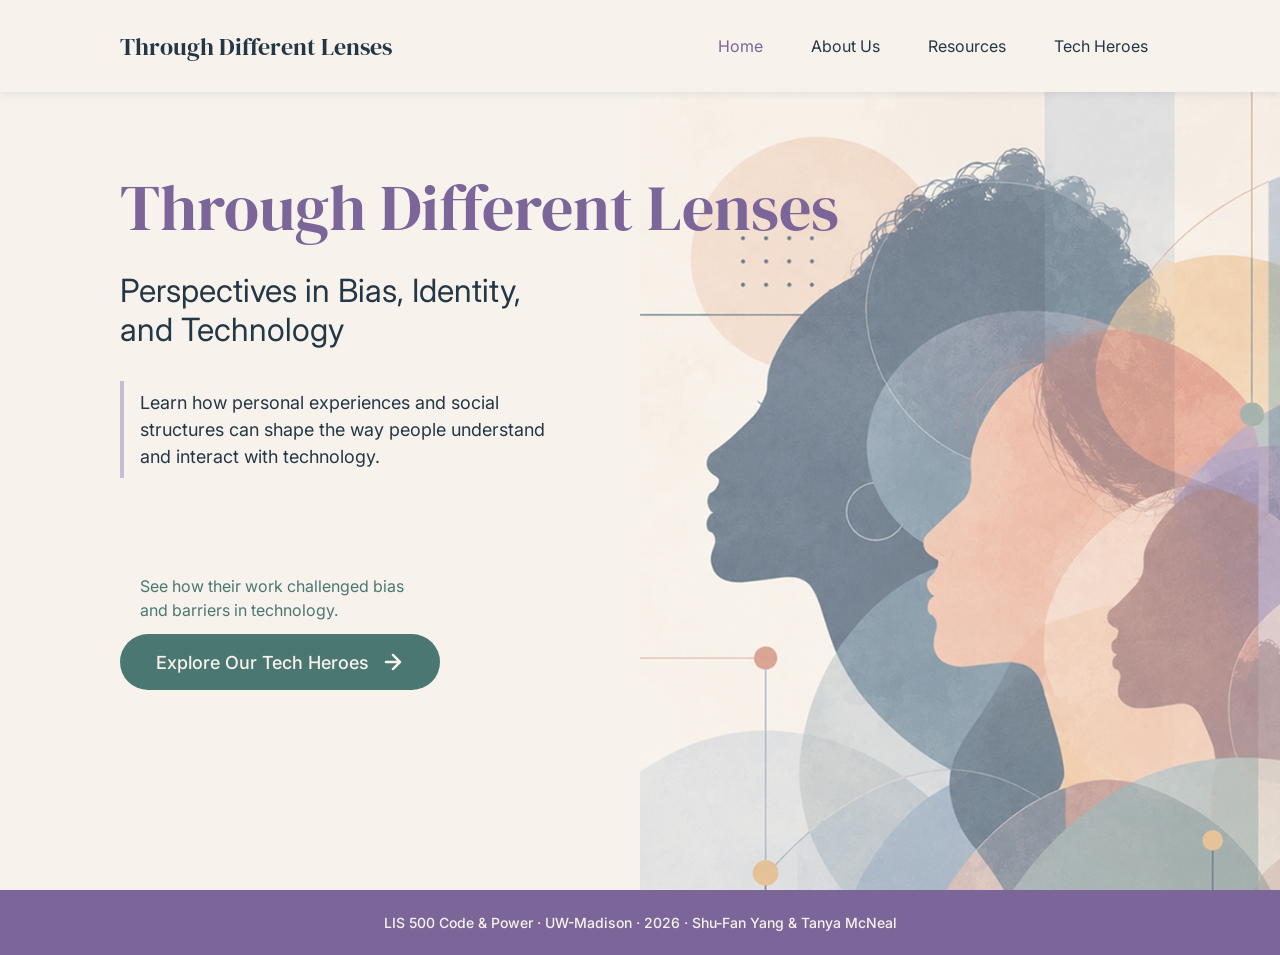
<file: index.html>
<!DOCTYPE html>
<html lang="en">
<head>
    <meta charset="UTF-8">
    <meta name="viewport" content="width=device-width, initial-scale=1.0">
    <title>Through Different Lenses</title>

    <!-- Load Google Fonts before the stylesheet to keep typography consistent on the page. SY -->
    <link rel="preconnect" href="https://fonts.googleapis.com">
    <link rel="preconnect" href="https://fonts.gstatic.com" crossorigin>
    <link href="https://fonts.googleapis.com/css2?family=DM+Serif+Display&family=Inter:ital,opsz,wght@0,14..32,100..900;1,14..32,100..900&display=swap" rel="stylesheet">

    <link rel="stylesheet" href="stylepage.css">
</head>
<body>
    <!-- Shared header used on all pages. The site name and navigation are kept as two separate groups so Flexbox can place them on the left and right sides of the header. SY -->
    <header>
        <a href="index.html" class="site_name">Through Different Lenses</a>
        <nav>
            <a href="index.html" class="nav_tab active_tab">Home</a>
            <a href="about_us.html" class="nav_tab">About Us</a>
            <a href="resources.html" class="nav_tab">Resources</a>
            <a href="tech_heroes.html" class="nav_tab">Tech Heroes</a>
        </nav>
    </header>

    <section class="home">
        <!-- Group the main text and CTA together so they can stay aligned as one content block. SY -->
        <div class="home_intro">
            <!-- Introduce the website's main theme when users first enter the page. SY -->
            <h1 class="home_title">Through Different Lenses</h1>
            <h2 class="home_subtitle">Perspectives in Bias, Identity,<br> and Technology</h2>
            <p class="home_description">
                Learn how personal experiences and social<br> structures can shape the way people understand<br> and interact with technology.
            </p>

            <!-- Use a CTA to guide users to the Tech Heroes page. SY -->
            <p class="home_cta">
                See how their work challenged bias and barriers in technology.
            </p>
            <a href="tech_heroes.html" class="home_button">
                Explore Our Tech Heroes
                <img src="images/home_arrow.png" alt="Right arrow icon">
            </a>
        </div>

        <!-- Use the banner to visually support the themes. SY -->
        <img src="images/home_banner.png" alt="Abstract overlapping faces and shapes representing different perspectives" class="home_banner">
    </section>

    <!-- Shared footer used on all pages. SY -->
    <footer>
        <p>
            LIS 500 Code & Power · UW-Madison · 2026 · Shu-Fan Yang & Tanya McNeal
        </p>
    </footer>
</body>
</html>
</file>
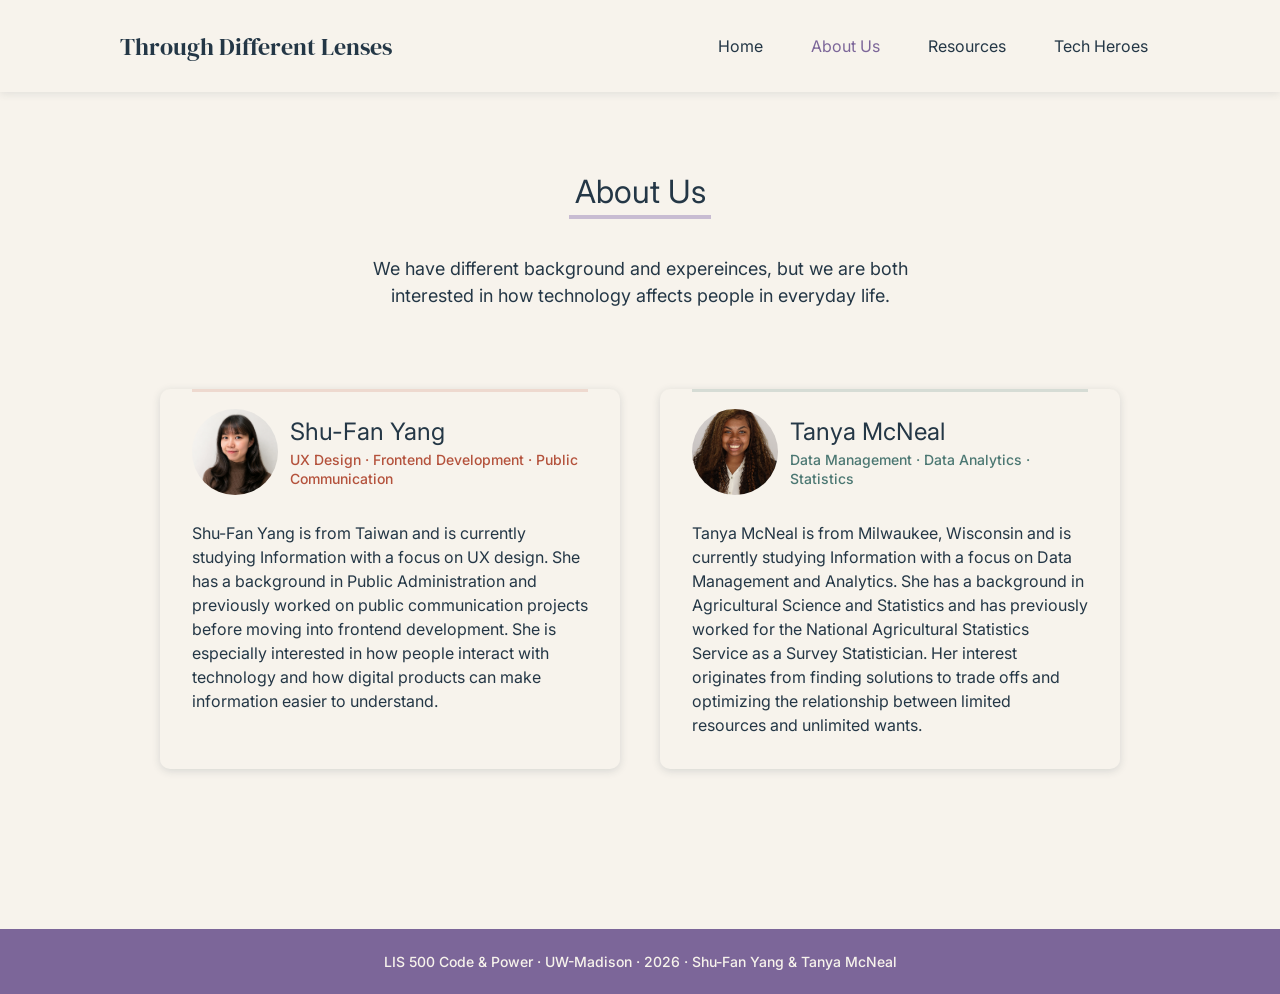
<file: about_us.html>
<!DOCTYPE html>
<html lang="en">
<head>
    <meta charset="UTF-8">
    <meta name="viewport" content="width=device-width, initial-scale=1.0">
    <title>About Us | Through Different Lenses</title>

    <!-- Load Google Fonts before the stylesheet to keep typography consistent on the page. SY -->
    <link rel="preconnect" href="https://fonts.googleapis.com">
    <link rel="preconnect" href="https://fonts.gstatic.com" crossorigin>
    <link href="https://fonts.googleapis.com/css2?family=DM+Serif+Display&family=Inter:ital,opsz,wght@0,14..32,100..900;1,14..32,100..900&display=swap" rel="stylesheet">

    <link rel="stylesheet" href="stylepage.css">
</head>
<body>
    <!-- Shared header used on all pages. The site name and navigation are kept as two separate groups so Flexbox can place them on the left and right sides of the header. SY -->
    <header>
        <a href="index.html" class="site_name">Through Different Lenses</a>
        <nav>
            <a href="index.html" class="nav_tab">Home</a>
            <a href="about_us.html" class="nav_tab active_tab">About Us</a>
            <a href="resources.html" class="nav_tab">Resources</a>
            <a href="tech_heroes.html" class="nav_tab">Tech Heroes</a>
        </nav>
    </header>

    
<!--About us page content - TM -->
    <main class="about_page">

        <!--Page inroduction - TM -->
        <section class="about_intro">
            
            <h1>About Us</h1>

            <p>
                We have different background and expereinces, but we are both<br>
                interested in how technology affects people in everyday life. 
            </p>
            
        </section>
        
            <!-- Profile cards - TM -->
        <section class="profile_container">

            <!-- Shu-Fan Yang Profile - TM -->
            <article class="profile_card shu_profile">

                <div class="profile_header">

                    <img
                        src="images/shu_fan.png"
                        alt="Shu-Fan Yang"
                        class="profile_image"
                    >

                    <div class="profile_title">

                        <h2>Shu-Fan Yang</h2>

                        <p class="shu_interests">
                            UX Design · Frontend Development · Public Communication
                        </p>

                    </div>

                </div>

                <p class="profile_bio">
                    Shu-Fan Yang is from Taiwan and is currently studying Information
                    with a focus on UX design. She has a background in Public
                    Administration and previously worked on public communication
                    projects before moving into frontend development. She is especially
                    interested in how people interact with technology and how digital
                    products can make information easier to understand.
                </p>

            </article>


            <!-- Tanya McNeal Profile - TM -->
            <article class="profile_card tanya_profile">

                <div class="profile_header">

                    <img
                        src="images/tanya.jpg"
                        alt="Tanya McNeal"
                        class="profile_image"
                    >

                    <div class="profile_title">

                        <h2>Tanya McNeal</h2>

                        <p class="tanya_interests">
                            Data Management · Data Analytics · Statistics
                        </p>

                    </div>

                </div>

                <p class="profile_bio">
                    Tanya McNeal is from Milwaukee, Wisconsin and is currently studying
                    Information with a focus on Data Management and Analytics. She has
                    a background in Agricultural Science and Statistics and has
                    previously worked for the National Agricultural Statistics Service
                    as a Survey Statistician. Her interest originates from finding
                    solutions to trade offs and optimizing the relationship between
                    limited resources and unlimited wants.
                </p>

            </article>

        </section>

    </main> 
            
    <!-- Shared footer used on all pages. SY -->
    <footer>
        <p>
            LIS 500 Code & Power · UW-Madison · 2026 · Shu-Fan Yang & Tanya McNeal
        </p>
    </footer>
</body>
</html>
</file>
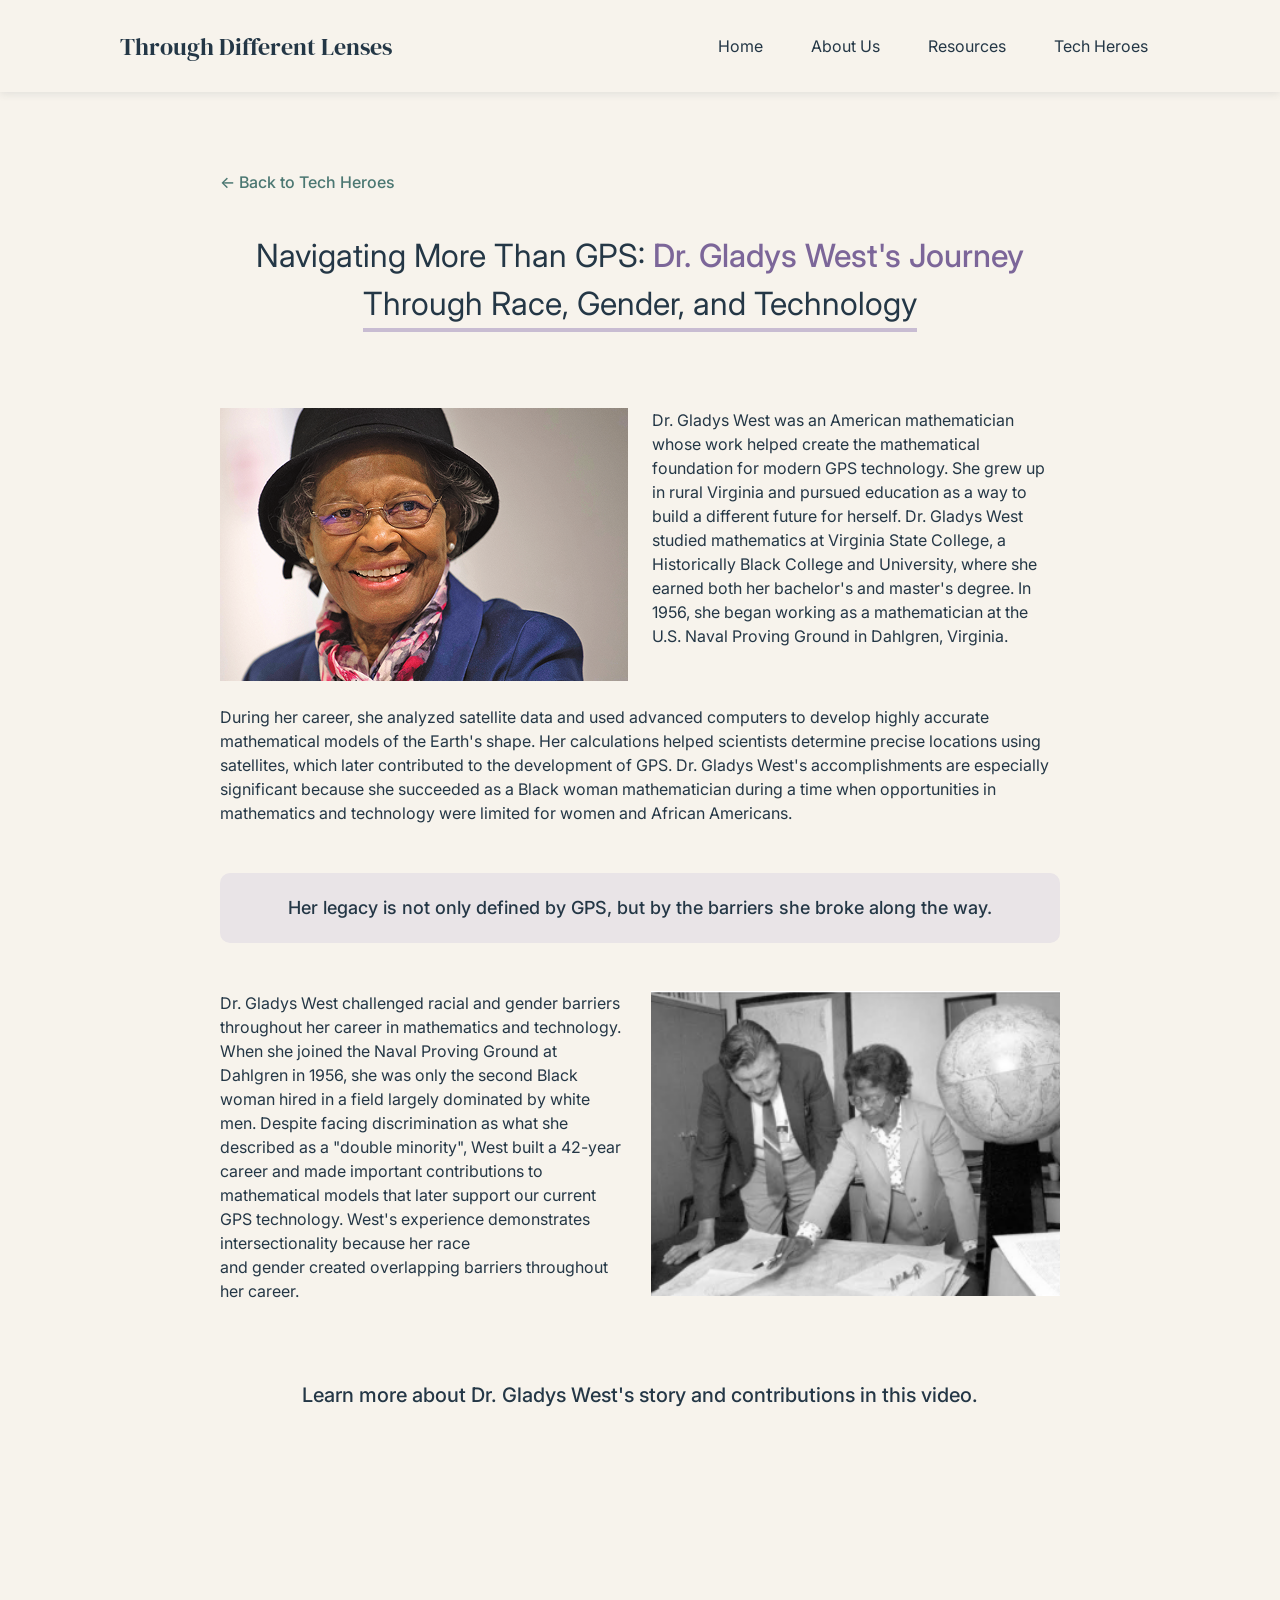
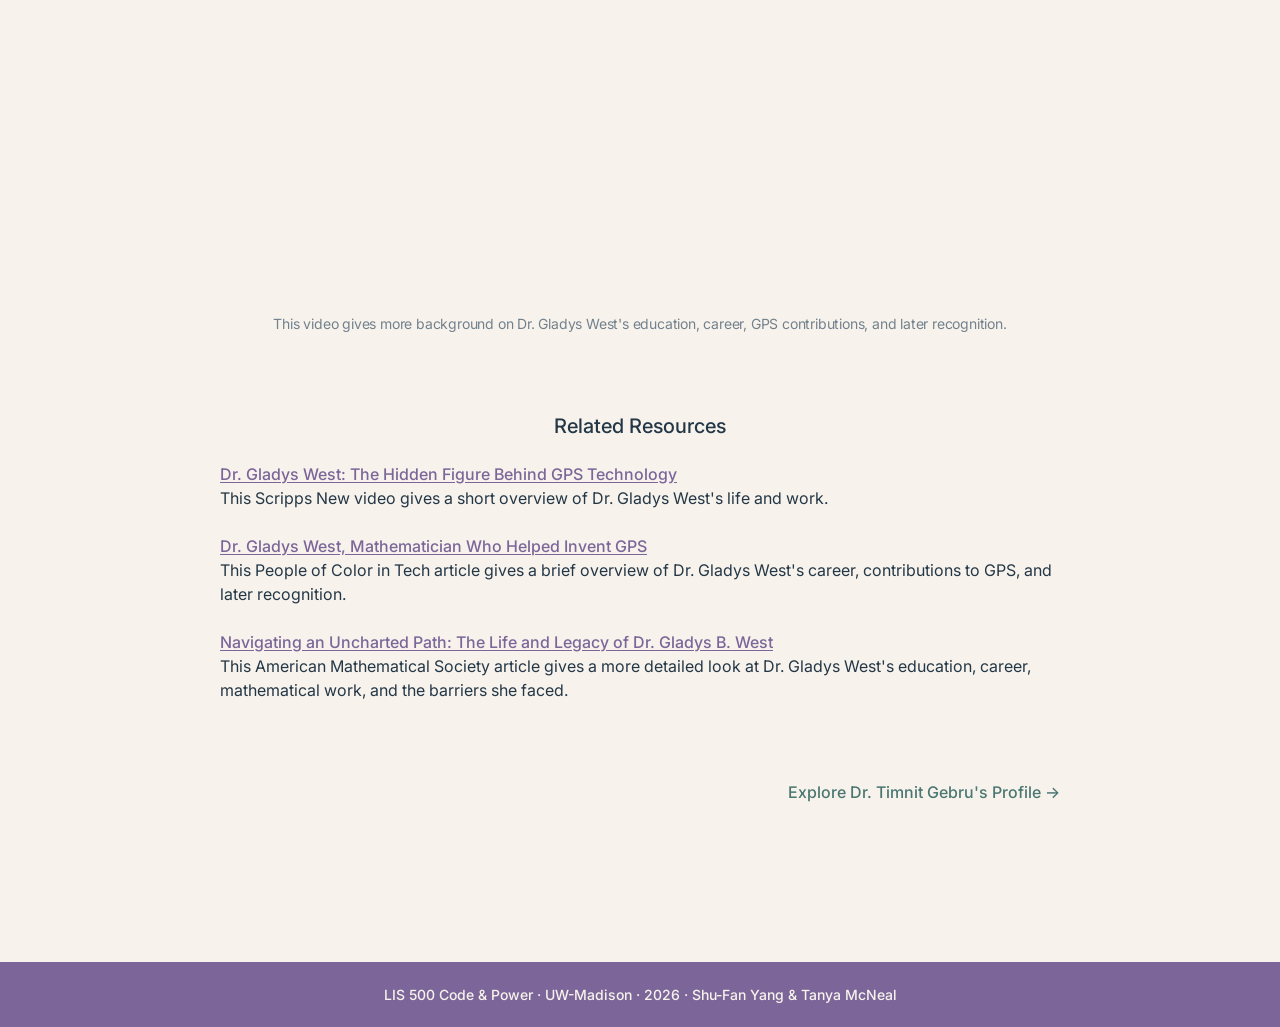
<file: gladys_west.html>
<!DOCTYPE html>
<html lang="en">
<head>
    <meta charset="UTF-8">
    <meta name="viewport" content="width=device-width, initial-scale=1.0">
    <title>Dr. Gladys West | Tech Heroes</title>

    <!-- Load Google Fonts before the stylesheet to keep typography consistent on the page. SY -->
    <link rel="preconnect" href="https://fonts.googleapis.com">
    <link rel="preconnect" href="https://fonts.gstatic.com" crossorigin>
    <link href="https://fonts.googleapis.com/css2?family=DM+Serif+Display&family=Inter:ital,opsz,wght@0,14..32,100..900;1,14..32,100..900&display=swap" rel="stylesheet">

    <link rel="stylesheet" href="stylepage.css">
</head>
<body>
    <!-- Shared header used on all pages. The site name and navigation are kept as two separate groups so Flexbox can place them on the left and right sides of the header. SY -->
    <header>
        <a href="index.html" class="site_name">Through Different Lenses</a>
        <nav>
            <a href="index.html" class="nav_tab">Home</a>
            <a href="about_us.html" class="nav_tab">About Us</a>
            <a href="resources.html" class="nav_tab">Resources</a>
            <a href="tech_heroes.html" class="nav_tab">Tech Heroes</a>
        </nav>
    </header>

    <!--Dr. Glayds West Tech Hero Page -TM --> 
        <main class="tech_hero_page"> 

         <!--Back to Tech Hero Page - TM -->
            <div class="back-tech-heroes">
                <a href="tech_heroes.html">
                    &larr; Back to Tech Heroes
                </a>
            </div> 

     <!--Page Title -TM -->
            <section class="tech_hero_intro">
                <h1>
                    Navigating More Than GPS: <span> Dr. Gladys West's Journey</span><br>
                    <span class="title_second_line">Through Race, Gender, and Technology</span> 
                </h1>
            </section>
                    
    <!--Introduction -TM --> 
            <section class="hero_section hero_intro_section">

                <img src="images/presentlis500.png"
                    alt="Dr. Gladys West"
                    class="hero_image hero_present_image"> 

                <p>
                    Dr. Gladys West was an American mathematician
                    whose work helped create the mathematical 
                    foundation for modern GPS technology. She grew up 
                    in rural Virginia and pursued education as a way 
                    to build a different future for herself. Dr. Gladys West
                    studied mathematics at Virginia State College, a 
                    Historically Black College and University, where she
                    earned both her bachelor's and master's degree. In 
                    1956, she began working as a mathematician at the 
                    U.S. Naval Proving Ground in Dahlgren, Virginia.
                </p>
            </section>

    <!-- Career and Accomplishments -TM --> 
        <section class="hero_career">

        <p>
            During her career, she analyzed satellite data and used advanced computers to develop highly 
            accurate mathematical models of the Earth's shape. Her calculations helped scientists determine precise locations 
            using satellites, which later contributed to the development of GPS. Dr. Gladys West's accomplishments are 
            especially significant because she succeeded as a Black woman mathematician during a time when 
            opportunities in mathematics and technology were limited for women and African Americans.
        </p>
        
    </section> 

  <!-- Highlighted Legacy Statement -TM --> 
    <section class="hero_legacy">

        <p>
            Her legacy is not only defined by GPS, but by the barriers she broke along the way.
        </p>
            
    </section> 

 <!-- Race, Gender, and Intersectionality -TM --> 
     <section class="hero_section hero_barriers">

         <p> 
             Dr. Gladys West challenged racial and gender barriers throughout her career
             in mathematics and technology. When she joined the Naval Proving Ground at
             Dahlgren in 1956, she was only the second Black woman hired in a field largely
             dominated by white men. Despite facing discrimination as what she described
             as a "double minority", West built a 42-year career and made important
             contributions to mathematical models that later support our current GPS             technology. West's experience demonstrates intersectionality because her race<br>
             and gender created overlapping barriers throughout her career.
        </p> 

        <img src="images/bandwlis500.png" 
            alt="Dr. Gladys West Working" 
            class="hero_image hero_historical_image"> 

     </section> 

 <!-- Video Section -TM --> 
    <section class="hero_video">

        <h2>
            Learn more about Dr. Gladys West's story and contributions in this video. 
        </h2> 

        <iframe
            class="hero_video_embed" 
            src="https://www.youtube.com/embed/uLnxbA4gWP4" 
            title="Video about Dr. Gladys West" 
            allow="accelerometer; autoplay; clipboard-write; encrypted-media; gyroscope; picture-in-picture; web-share"
            allowfullscreen> 
        </iframe>

        <p class="video_description">
            This video gives more background on Dr. Gladys West's education, career, GPS contributions, and later recognition.
        </p> 
            
    </section> 

<!-- Related Resources -TM --> 
<section class="hero_resources">

    <h2>Related Resources</h2>

    <div class="resource_item">

        <a href="https://www.youtube.com/watch?v=IVAw62L9MG8"
            target="_blank"
            rel="Noopener noreferrer">
            Dr. Gladys West: The Hidden Figure Behind GPS Technology 
        </a>

        <p>
            This Scripps New video gives a short overview of Dr. Gladys West's life and work. 
        </p> 
        
    </div>
        
    <div class="resource_item">

    <a href="https://peopleofcolorintech.com/articles/dr-gladys-west-mathematician-who-helped-invent-gps-dies-at-95/"
        target="_blank"
        rel="noopener noreferrer">
        Dr. Gladys West, Mathematician Who Helped Invent GPS
    </a>

    <p>
        This People of Color in Tech article gives a brief overview of Dr. Gladys West's career, contributions to GPS, and later recognition.
    </p>

    </div>

    <div class="resource_item">

        <a href="https://www.ams.org/journals/notices/202103/noti2243/noti2243.html"
            target="_blank"
            rel="noopener noreferrer">
            Navigating an Uncharted Path: The Life and Legacy of Dr. Gladys B. West
        </a>

        <p>
            This American Mathematical Society article gives a more detailed look at Dr. Gladys West's education, career, mathematical work, and the barriers she faced.
            </p>

        </div>
    
  <!-- Next Profile -TM --> 
        <div class="next-profile">
            <a href="timnit_gebru.html">
                Explore Dr. Timnit Gebru's Profile &rarr;  
            </a>

        </div>
    
    </section>
                    
</main> 
            
    <!-- Shared footer used on all pages. SY -->
    <footer>
        <p>
            LIS 500 Code & Power · UW-Madison · 2026 · Shu-Fan Yang & Tanya McNeal
        </p>
    </footer>
</body>
</html>
</file>
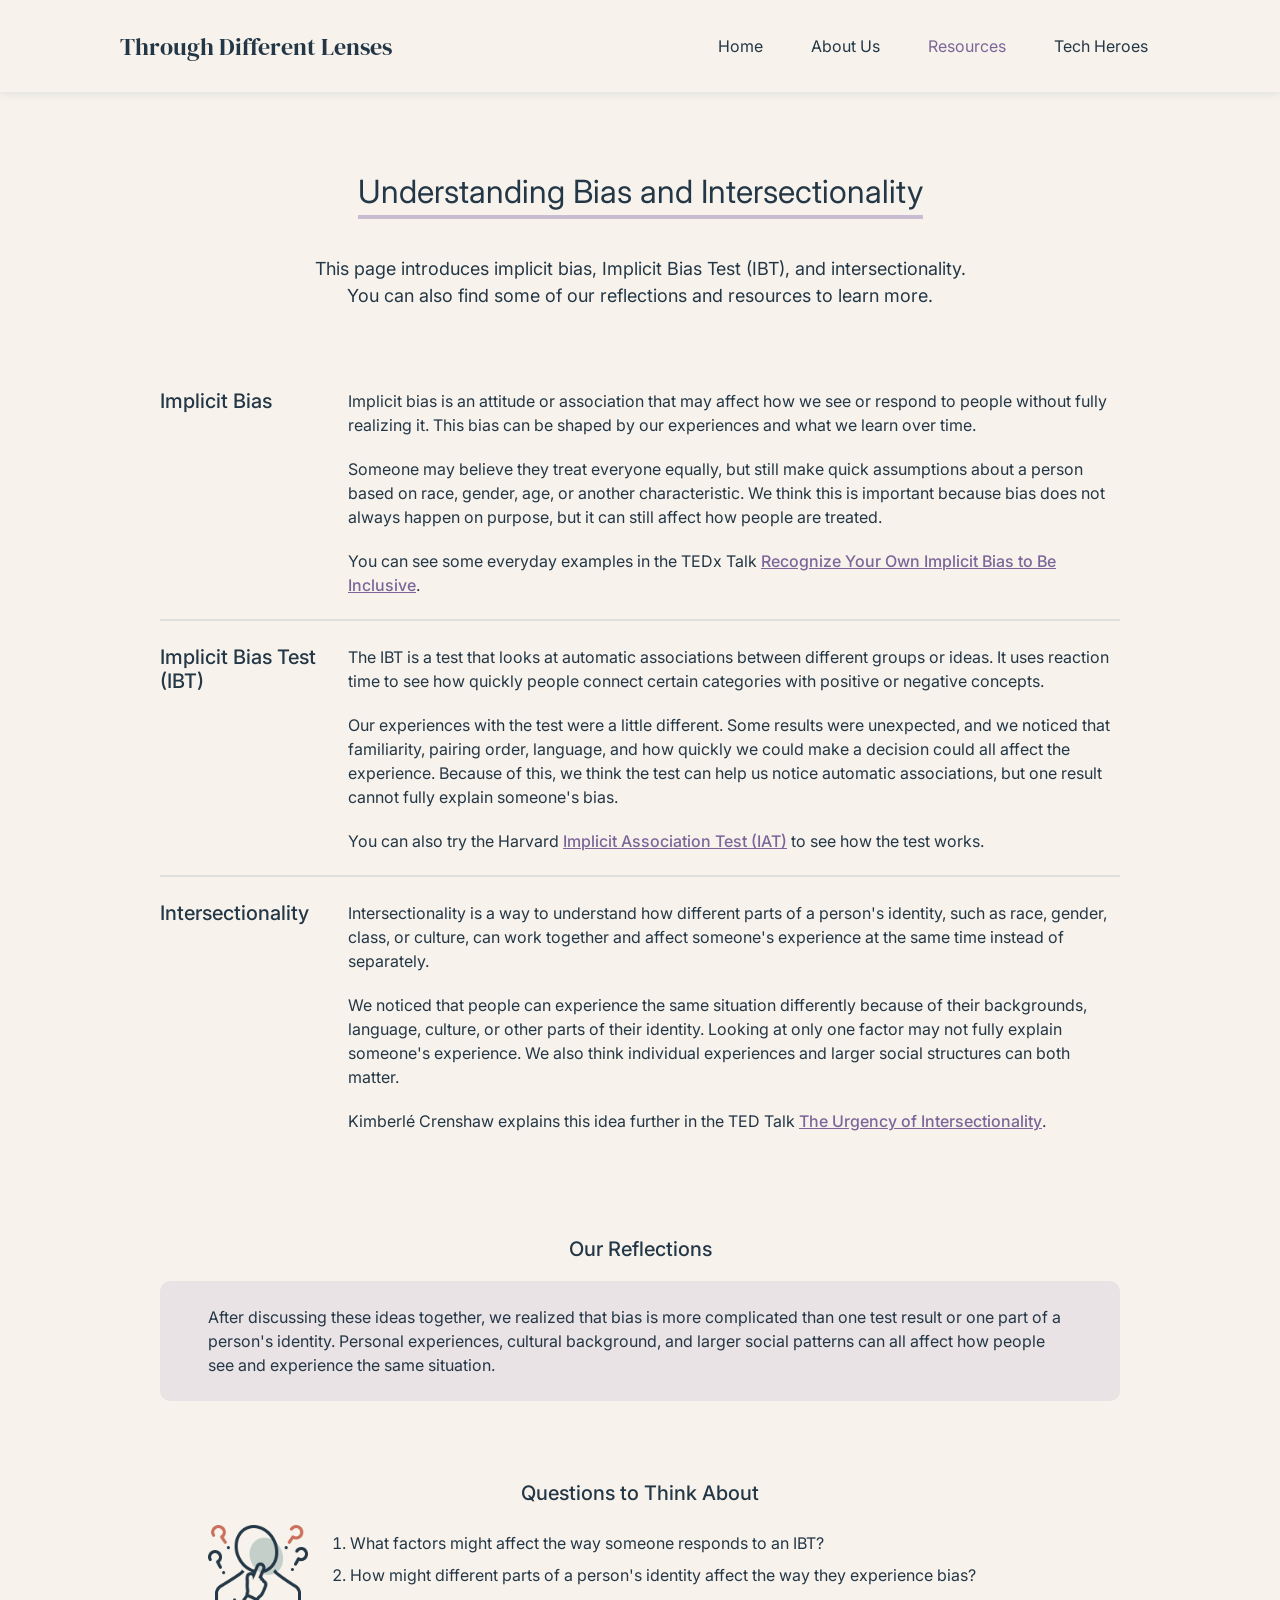
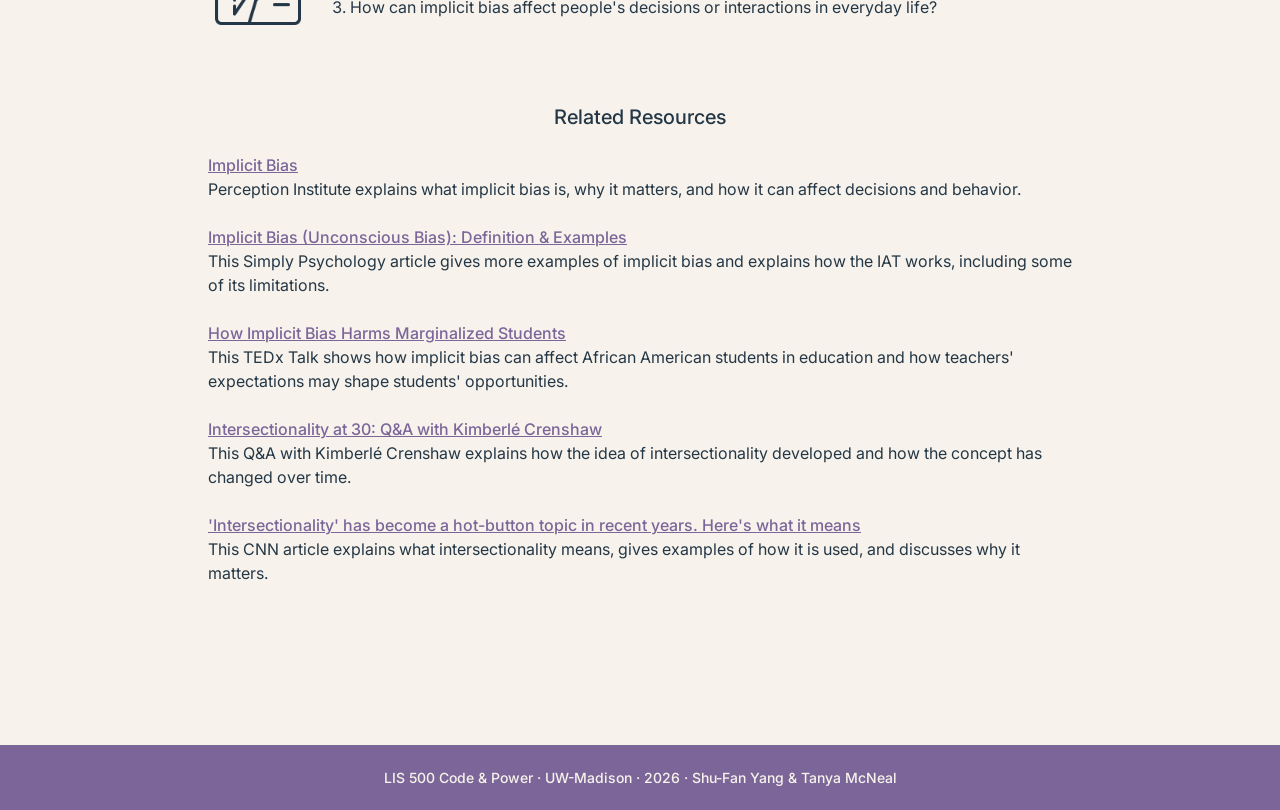
<file: resources.html>
<!DOCTYPE html>
<html lang="en">
<head>
    <meta charset="UTF-8">
    <meta name="viewport" content="width=device-width, initial-scale=1.0">
    <title>Resources | Through Different Lenses</title>

    <!-- Load Google Fonts before the stylesheet to keep typography consistent on the page. SY -->
    <link rel="preconnect" href="https://fonts.googleapis.com">
    <link rel="preconnect" href="https://fonts.gstatic.com" crossorigin>
    <link href="https://fonts.googleapis.com/css2?family=DM+Serif+Display&family=Inter:ital,opsz,wght@0,14..32,100..900;1,14..32,100..900&display=swap" rel="stylesheet">

    <link rel="stylesheet" href="stylepage.css">
</head>
<body>
    <!-- Shared header used on all pages. The site name and navigation are kept as two separate groups so Flexbox can place them on the left and right sides of the header. SY -->
    <header>
        <a href="index.html" class="site_name">Through Different Lenses</a>
        <nav>
            <a href="index.html" class="nav_tab">Home</a>
            <a href="about_us.html" class="nav_tab">About Us</a>
            <a href="resources.html" class="nav_tab active_tab">Resources</a>
            <a href="tech_heroes.html" class="nav_tab">Tech Heroes</a>
        </nav>
    </header>

    <section class="resources">
        <!-- Introduce the main topics on this page before the detailed definitions. SY -->
        <div class="resources_intro">
            <h1 class="resources_title">Understanding Bias and Intersectionality</h1>
            <p class="resources_description">
                This page introduces implicit bias, Implicit Bias Test (IBT), and intersectionality.<br>
                You can also find some of our reflections and resources to learn more.
            </p>
        </div>

        <!-- Keep the three definitions in the same two-column structure so they are easier to read. SY -->
        <div class="resources_definition">
            <div class="definition_card">
                <h2 class="definition_title">Implicit Bias</h2>
                <div class="definition_content">
                    <p>
                        Implicit bias is an attitude or association that may affect how we see or respond to people without fully realizing it. This bias can be shaped by our experiences and what we learn over time.
                    </p>
                    <p>
                        Someone may believe they treat everyone equally, but still make quick assumptions about a person based on race, gender, age, or another characteristic. We think this is important because bias does not always happen on purpose, but it can still affect how people are treated.
                    </p>
                    <p>
                        You can see some everyday examples in the TEDx Talk
                        <a href="https://www.youtube.com/watch?v=wCfjlLmTWes" target="_blank">Recognize Your Own Implicit Bias to Be Inclusive</a>.
                    </p>
                </div>
            </div>
            <div class="definition_card">
                <h2 class="definition_title">Implicit Bias Test (IBT)</h2>
                <div class="definition_content">
                    <p>
                        The IBT is a test that looks at automatic associations between different groups or ideas. It uses reaction time to see how quickly people connect certain categories with positive or negative concepts.
                    </p>
                    <p>
                       Our experiences with the test were a little different. Some results were unexpected, and we noticed that familiarity, pairing order, language, and how quickly we could make a decision could all affect the experience. Because of this, we think the test can help us notice automatic associations, but one result cannot fully explain someone's bias.
                    </p>
                    <p>
                        You can also try the Harvard 
                        <a href="https://implicit.harvard.edu/implicit/takeatest.html" target="_blank">Implicit Association Test (IAT)</a> to see how the test works.
                    </p>
                </div>
            </div>
            <div class="definition_card">
                <h2 class="definition_title">Intersectionality</h2>
                <div class="definition_content">
                    <p>
                        Intersectionality is a way to understand how different parts of a person's identity, such as race, gender, class, or culture, can work together and affect someone's experience at the same time instead of separately.
                    </p>
                    <p>
                        We noticed that people can experience the same situation differently because of their backgrounds, language, culture, or other parts of their identity. Looking at only one factor may not fully explain someone's experience. We also think individual experiences and larger social structures can both matter.
                    </p>
                    <p>
                        Kimberlé Crenshaw explains this idea further in the TED Talk 
                        <a href="https://www.youtube.com/watch?v=akOe5-UsQ2o&t=3s" target="_blank">The Urgency of Intersectionality</a>.
                    </p>
                </div>
            </div>
        </div>

        <!-- Summarize our reflections as a conclusion to the main ideas. SY -->
        <div class="resources_reflection">
            <h2 class="reflection_title">Our Reflections</h2>
            <p class="reflection_content">
                After discussing these ideas together, we realized that bias is more complicated than one test result or one part of a person's identity. Personal experiences, cultural background, and larger social patterns can all affect how people see and experience the same situation.
            </p>
        </div>

        <!-- Add discussion questions to help users think more deeply about the topics. SY -->
        <div class="resources_question">
            <h2 class="question_title">Questions to Think About</h2>
            <div class="question_content">
                <img src="images/resources_question.png" alt="thinking icon">
                <ol class="question_list">
                    <li>What factors might affect the way someone responds to an IBT?</li>
                    <li>How might different parts of a person's identity affect the way they experience bias?</li>
                    <li>How can implicit bias affect people's decisions or interactions in everyday life?</li>
                </ol>
            </div>
        </div>

        <!-- Offer additional resources for users to learn more. SY -->
        <div class="resources_related">
            <h2 class="related_title">Related Resources</h2>
            <ul class="related_list">
                <li>
                    <a href="https://perception.org/research/implicit-bias/" target="_blank">Implicit Bias</a><br>
                    Perception Institute explains what implicit bias is, why it matters, and how it can affect decisions and behavior.
                </li>
                <li>
                    <a href="https://www.simplypsychology.org/implicit-bias.html" target="_blank">Implicit Bias (Unconscious Bias): Definition & Examples</a><br>
                    This Simply Psychology article gives more examples of implicit bias and explains how the IAT works, including some of its limitations.
                </li>
                <li>
                    <a href="https://www.youtube.com/watch?v=npNA-WcXPjw" target="_blank">How Implicit Bias Harms Marginalized Students</a><br>
                    This TEDx Talk shows how implicit bias can affect African American students in education and how teachers' expectations may shape students' opportunities.
                </li>
                <li>
                    <a href="https://law.ucla.edu/news/intersectionality-30-qa-kimberle-crenshaw" target="_blank">Intersectionality at 30: Q&A with Kimberlé Crenshaw</a><br>
                    This Q&A with Kimberlé Crenshaw explains how the idea of intersectionality developed and how the concept has changed over time.
                </li>
                <li>
                    <a href="https://www.cnn.com/2023/04/19/us/intersectionality-feminism-explainer-cec" target="_blank">'Intersectionality' has become a hot-button topic in recent years. Here's what it means</a><br>
                    This CNN article explains what intersectionality means, gives examples of how it is used, and discusses why it matters.
                </li>
            </ul>
        </div>
    </section>

    <!-- Shared footer used on all pages. SY -->
    <footer>
        <p>
            LIS 500 Code & Power · UW-Madison · 2026 · Shu-Fan Yang & Tanya McNeal
        </p>
    </footer>
</body>
</html>
</file>
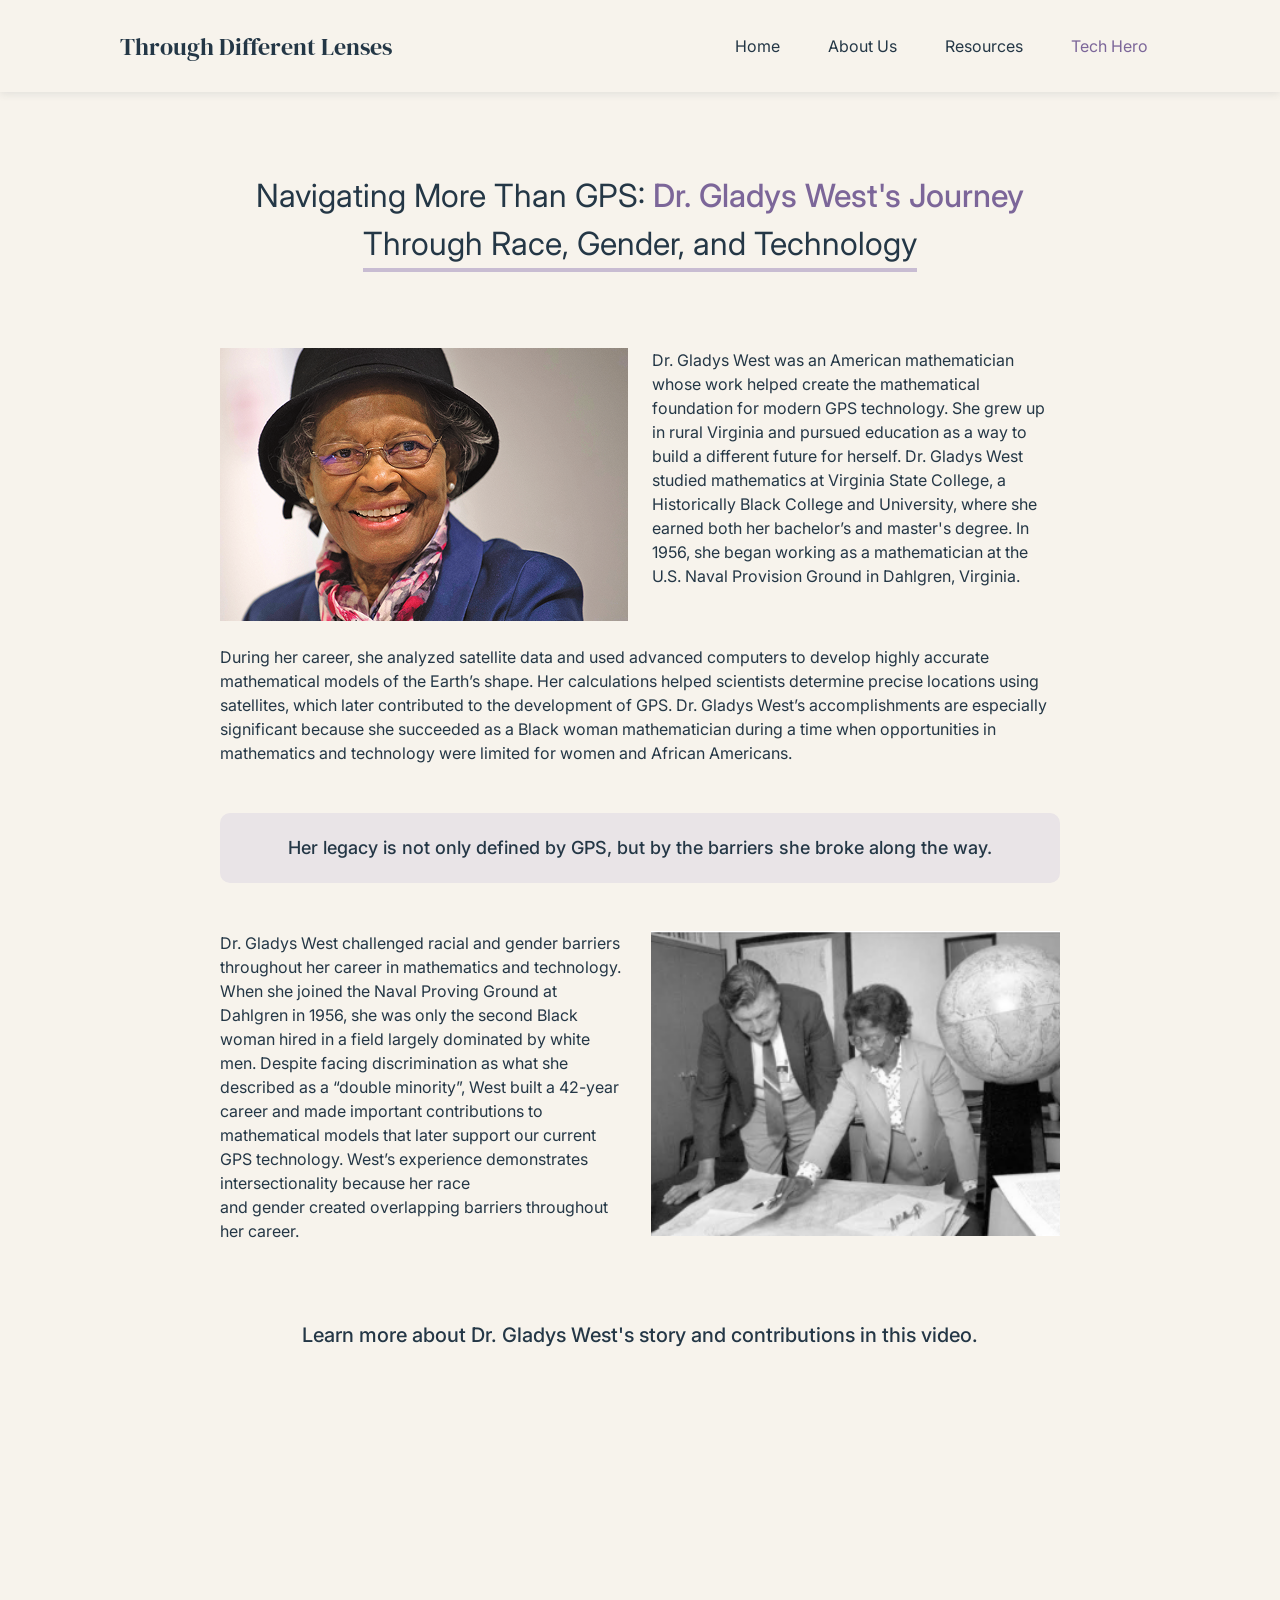
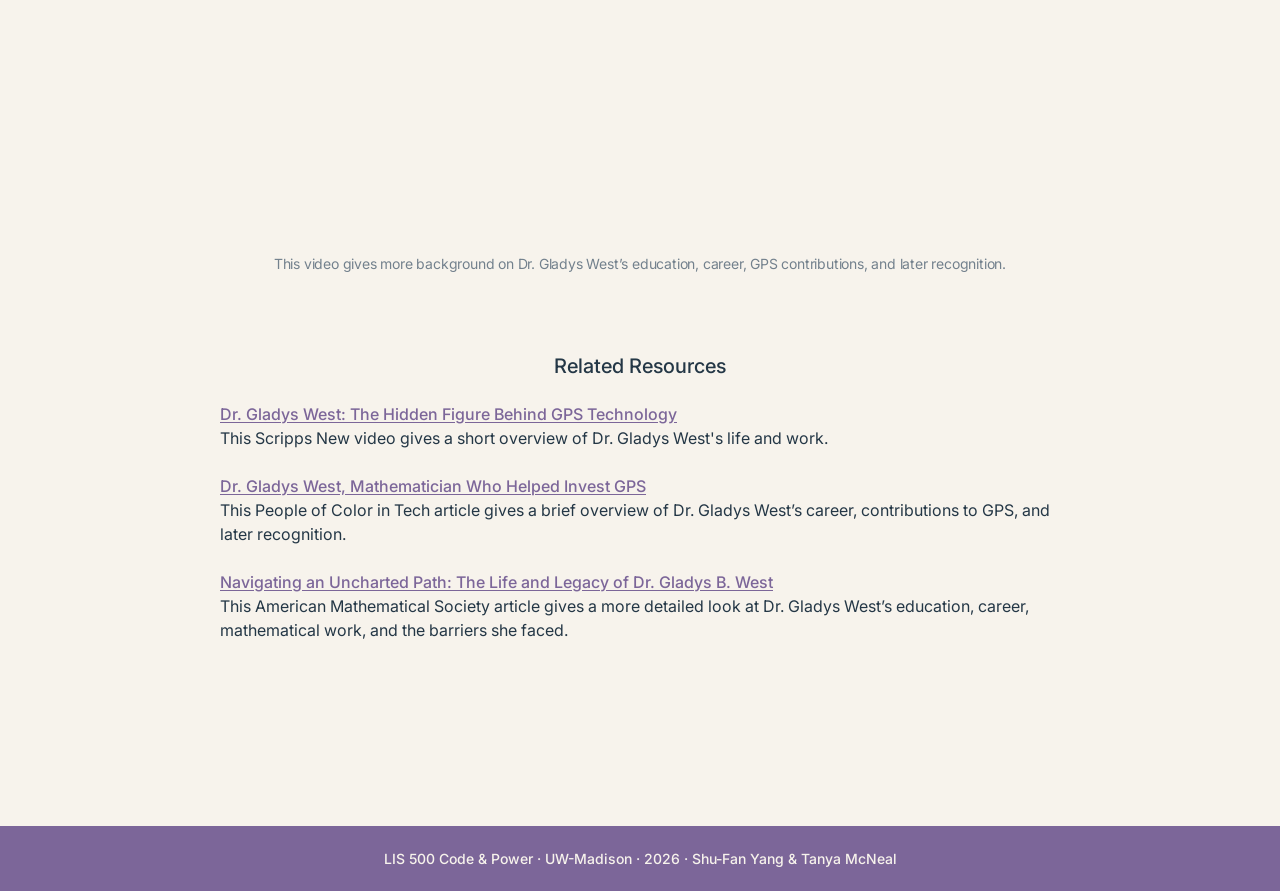
<file: tech_hero.html>
<!DOCTYPE html>
<html lang="en">
<head>
    <meta charset="UTF-8">
    <meta name="viewport" content="width=device-width, initial-scale=1.0">
    <title>Tech Hero | Through Different Lenses</title>

    <!-- Load Google Fonts before the stylesheet to keep typography consistent on the page. SY -->
    <link rel="preconnect" href="https://fonts.googleapis.com">
    <link rel="preconnect" href="https://fonts.gstatic.com" crossorigin>
    <link href="https://fonts.googleapis.com/css2?family=DM+Serif+Display&family=Inter:ital,opsz,wght@0,14..32,100..900;1,14..32,100..900&display=swap" rel="stylesheet">

    <link rel="stylesheet" href="stylepage.css">
</head>
<body>
    <!-- Shared header used on all pages. The site name and navigation are kept as two separate groups so Flexbox can place them on the left and right sides of the header. SY -->
    <header>
        <a href="index.html" class="site_name">Through Different Lenses</a>
        <nav>
            <a href="index.html" class="nav_tab">Home</a>
            <a href="about_us.html" class="nav_tab">About Us</a>
            <a href="resources.html" class="nav_tab">Resources</a>
            <a href="tech_hero.html" class="nav_tab active_tab">Tech Hero</a>
        </nav>
    </header>

    <!--Dr. Glayds West Tech Hero Page -TM --> 
        <main class="tech_hero_page"> 

            <!--Page Title -TM -->
            <section class="tech_hero_intro">
                <h1>
                    Navigating More Than GPS: <span> Dr. Gladys West's Journey</span><br>
                    <span class="title_second_line">Through Race, Gender, and Technology</span> 
                </h1>
            </section>
                    
    <!--Introduction -TM --> 
            <section class="hero_section hero_intro_section">

                <img src="images/presentlis500.png"
                    alt="Dr. Gladys West"
                    class="hero_image hero_present_image"> 

                <p>
                    Dr. Gladys West was an American mathematician
                    whose work helped create the mathematical 
                    foundation for modern GPS technology. She grew up 
                    in rural Virginia and pursued education as a way 
                    to build a different future for herself. Dr. Gladys West
                    studied mathematics at Virginia State College, a 
                    Historically Black College and University, where she
                    earned both her bachelor’s and master's degree. In 
                    1956, she began working as a mathematician at the 
                    U.S. Naval Provision Ground in Dahlgren, Virginia.
                </p>
            </section>

    <!-- Career and Accomplishments -TM --> 
        <section class="hero_career">

        <p>
            During her career, she analyzed satellite data and used advanced computers to develop highly 
            accurate mathematical models of the Earth’s shape. Her calculations helped scientists determine precise locations 
            using satellites, which later contributed to the development of GPS. Dr. Gladys West’s accomplishments are 
            especially significant because she succeeded as a Black woman mathematician during a time when 
            opportunities in mathematics and technology were limited for women and African Americans.
        </p>
        
    </section> 

  <!-- Highlighted Legacy Statement -TM --> 
    <section class="hero_legacy">

        <p>
            Her legacy is not only defined by GPS, but by the barriers she broke along the way.
        </p>
            
    </section> 

 <!-- Race, Gender, and Intersectionality -TM --> 
     <section class="hero_section hero_barriers">

         <p> 
             Dr. Gladys West challenged racial and gender barriers throughout her career
             in mathematics and technology. When she joined the Naval Proving Ground at
             Dahlgren in 1956, she was only the second Black woman hired in a field largely
             dominated by white men. Despite facing discrimination as what she described
             as a “double minority”, West built a 42-year career and made important
             contributions to mathematical models that later support our current GPS             technology. West’s experience demonstrates intersectionality because her race<br>
             and gender created overlapping barriers throughout her career.
        </p> 

        <img src="images/bandwlis500.png" 
            alt="Dr. Gladys West Working" 
            class="hero_image hero_historical_image"> 

     </section> 

 <!-- Video Section -TM --> 
    <section class="hero_video">

        <h2>
            Learn more about Dr. Gladys West's story and contributions in this video. 
        </h2> 

        <iframe
            class="hero_video_embed" 
            src="https://www.youtube.com/embed/uLnxbA4gWP4" 
            title="Video about Dr. Gladys West" 
            allow="accelerometer; autoplay; clipboard-write; encrypted-media; gyroscope; picture-in-picture; web-share"
            allowfullscreen> 
        </iframe>

        <p class="video_description">
            This video gives more background on Dr. Gladys West’s education, career, GPS contributions, and later recognition.
        </p> 
            
    </section> 

<!-- Related Resources -TM --> 
<section class="hero_resources">

    <h2>Related Resources</h2>

    <div class="resource_item">

        <a href="https://www.youtube.com/watch?v=IVAw62L9MG8"
            target="_blank"
            rel="Noopener noreferrer">
            Dr. Gladys West: The Hidden Figure Behind GPS Technology 
        </a>

        <p>
            This Scripps New video gives a short overview of Dr. Gladys West's life and work. 
        </p> 

    </div>
        
    <div class="resource_item">

    <a href=https://peopleofcolorintech.com/articles/dr-gladys-west-mathematician-who-helped-invent-gps-dies-at-95/"
        target="_blank"
        rel="noopener noreferrer">
        Dr. Gladys West, Mathematician Who Helped Invest GPS
    </a>

    <p>
        This People of Color in Tech article gives a brief overview of Dr. Gladys West’s career, contributions to GPS, and later recognition.
    </p>

    </div>

    <div class="resource_item">

        <a href="https://www.ams.org/journals/notices/202103/noti2243/noti2243.html"
            target="_blank"
            rel="noopener noreferrer">
            Navigating an Uncharted Path: The Life and Legacy of Dr. Gladys B. West
        </a>

        <p>
            This American Mathematical Society article gives a more detailed look at Dr. Gladys West’s education, career, mathematical work, and the barriers she faced.
            </p>

        </div>
    
    </section>
                    
</main> 
            
    <!-- Shared footer used on all pages. SY -->
    <footer>
        <p>
            LIS 500 Code & Power · UW-Madison · 2026 · Shu-Fan Yang & Tanya McNeal
        </p>
    </footer>
</body>
</html>
</file>
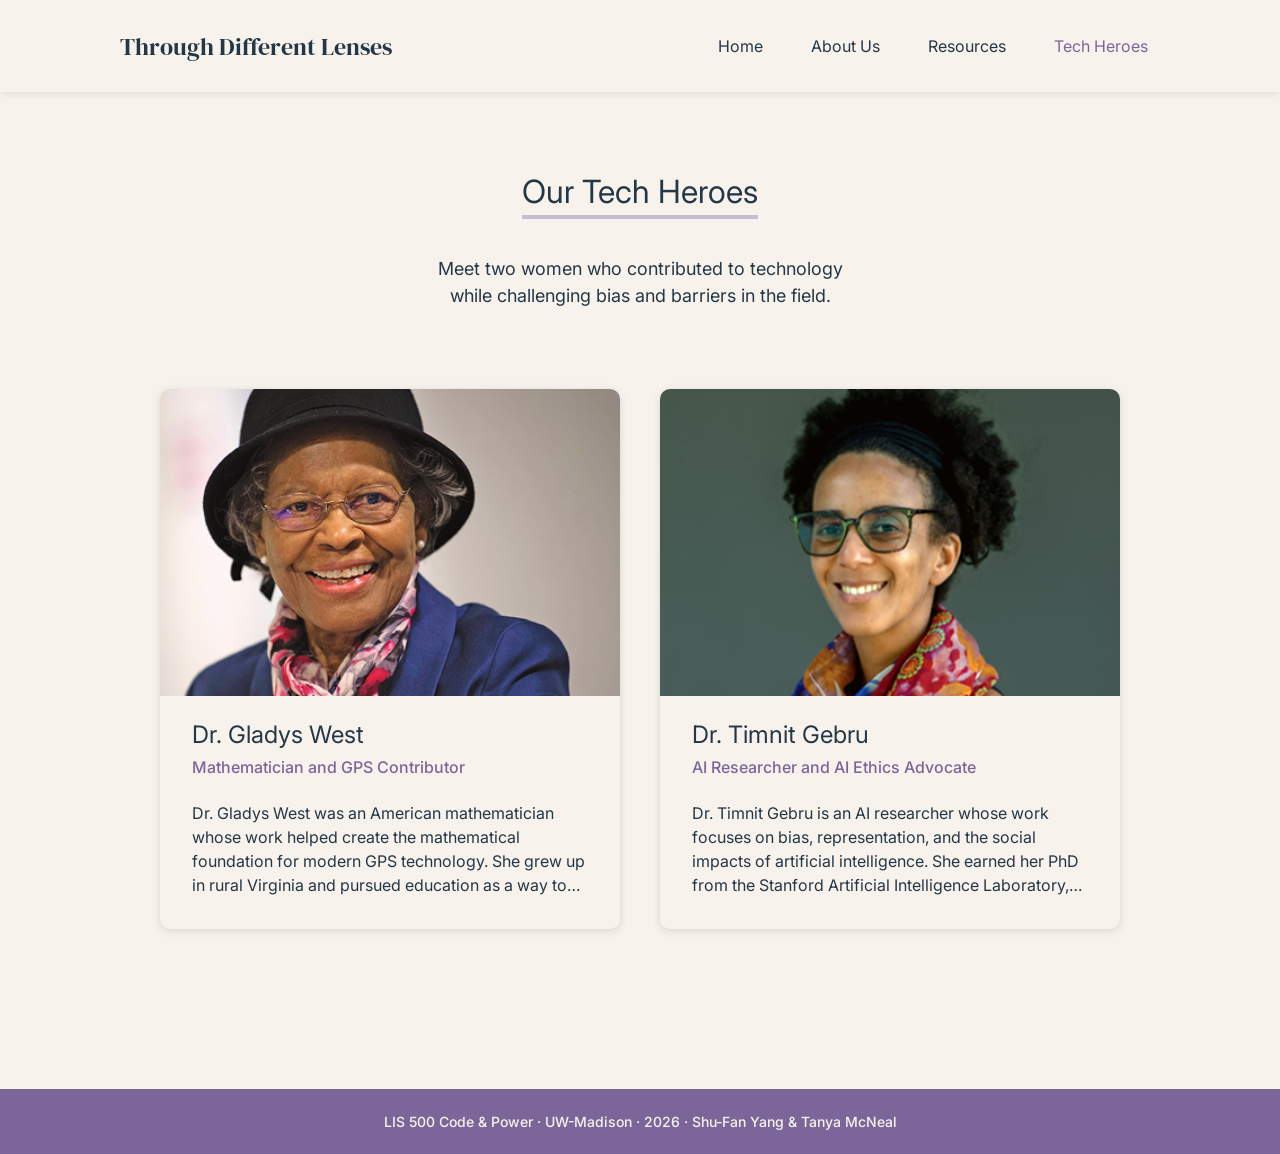
<file: tech_heroes.html>
<!DOCTYPE html>
<html lang="en">
<head>
    <meta charset="UTF-8">
    <meta name="viewport" content="width=device-width, initial-scale=1.0">
    <title>Tech Heroes | Through Different Lenses</title>

    <!-- Load Google Fonts before the stylesheet to keep typography consistent on the page. SY -->
    <link rel="preconnect" href="https://fonts.googleapis.com">
    <link rel="preconnect" href="https://fonts.gstatic.com" crossorigin>
    <link href="https://fonts.googleapis.com/css2?family=DM+Serif+Display&family=Inter:ital,opsz,wght@0,14..32,100..900;1,14..32,100..900&display=swap" rel="stylesheet">

    <link rel="stylesheet" href="stylepage.css">
</head>
<body>
    <!-- Shared header used on all pages. The site name and navigation are kept as two separate groups so Flexbox can place them on the left and right sides of the header. SY -->
    <header>
        <a href="index.html" class="site_name">Through Different Lenses</a>
        <nav>
            <a href="index.html" class="nav_tab">Home</a>
            <a href="about_us.html" class="nav_tab">About Us</a>
            <a href="resources.html" class="nav_tab">Resources</a>
            <a href="tech_heroes.html" class="nav_tab active_tab">Tech Heroes</a>
        </nav>
    </header>

    <!-- This overview page gives users one place to see both Tech Heroes before choosing a full profile. SY -->
    <section class="tech_heroes_overview">
        <div class="heroes_overview_intro">
            <h1 class="heroes_overview_title">Our Tech Heroes</h1>
            <p class="heroes_overview_description">
                Meet two women who contributed to technology<br>
                while challenging bias and barriers in the field.
            </p>
        </div>

        <!-- Keep both profile cards in the same container so they can stay aligned. SY -->
        <div class="heroes_overview_cards">

            <!-- Make the entire card clickable so users can select the profile from anywhere on the card. SY -->
            <a href="gladys_west.html" class="hero_card">

                <!-- The wrapper keeps the profile image in the same ratio without stretching it. SY -->
                <div class="hero_card_picture">
                    <img src="images/presentlis500.png" alt="Dr. Gladys West">
                </div>
                <h2 class="hero_card_name">Dr. Gladys West</h2>
                <span class="hero_card_role">Mathematician and GPS Contributor</span>

                <!-- Use the opening paragraph from the full profile as a preview and limit the visible text so both cards stay consistent. SY -->
                <p class="hero_card_description">
                    Dr. Gladys West was an American mathematician whose work helped create the mathematical foundation for modern GPS technology. She grew up in rural Virginia and pursued education as a way to build a different future for herself. Dr. Gladys West studied mathematics at Virginia State College, a Historically Black College and University, where she earned both her bachelor's and master's degree. In 1956, she began working as a mathematician at the U.S. Naval Proving Ground in Dahlgren, Virginia.
                </p>
            </a>
            <a href="timnit_gebru.html" class="hero_card">
                <div class="hero_card_picture">
                    <img src="images/gebru_cover.png" alt="Dr. Timnit Gebru">
                </div>
                <h2 class="hero_card_name">Dr. Timnit Gebru</h2>
                <span class="hero_card_role">AI Researcher and AI Ethics Advocate</span>
                <p class="hero_card_description">
                    Dr. Timnit Gebru is an AI researcher whose work focuses on bias, representation, and the social impacts of artificial intelligence. She earned her PhD from the Stanford Artificial Intelligence Laboratory, where she studied computer vision. She later worked on algorithmic bias and the ethical implications of AI at Microsoft Research and Google. She also co-founded Black in AI and later founded the Distributed AI Research Institute (DAIR), which supports research focused on the social impacts of AI.
                </p>
            </a>
        </div>
    </section>
            
    <!-- Shared footer used on all pages. SY -->
    <footer>
        <p>
            LIS 500 Code & Power · UW-Madison · 2026 · Shu-Fan Yang & Tanya McNeal
        </p>
    </footer>
</body>
</html>
</file>
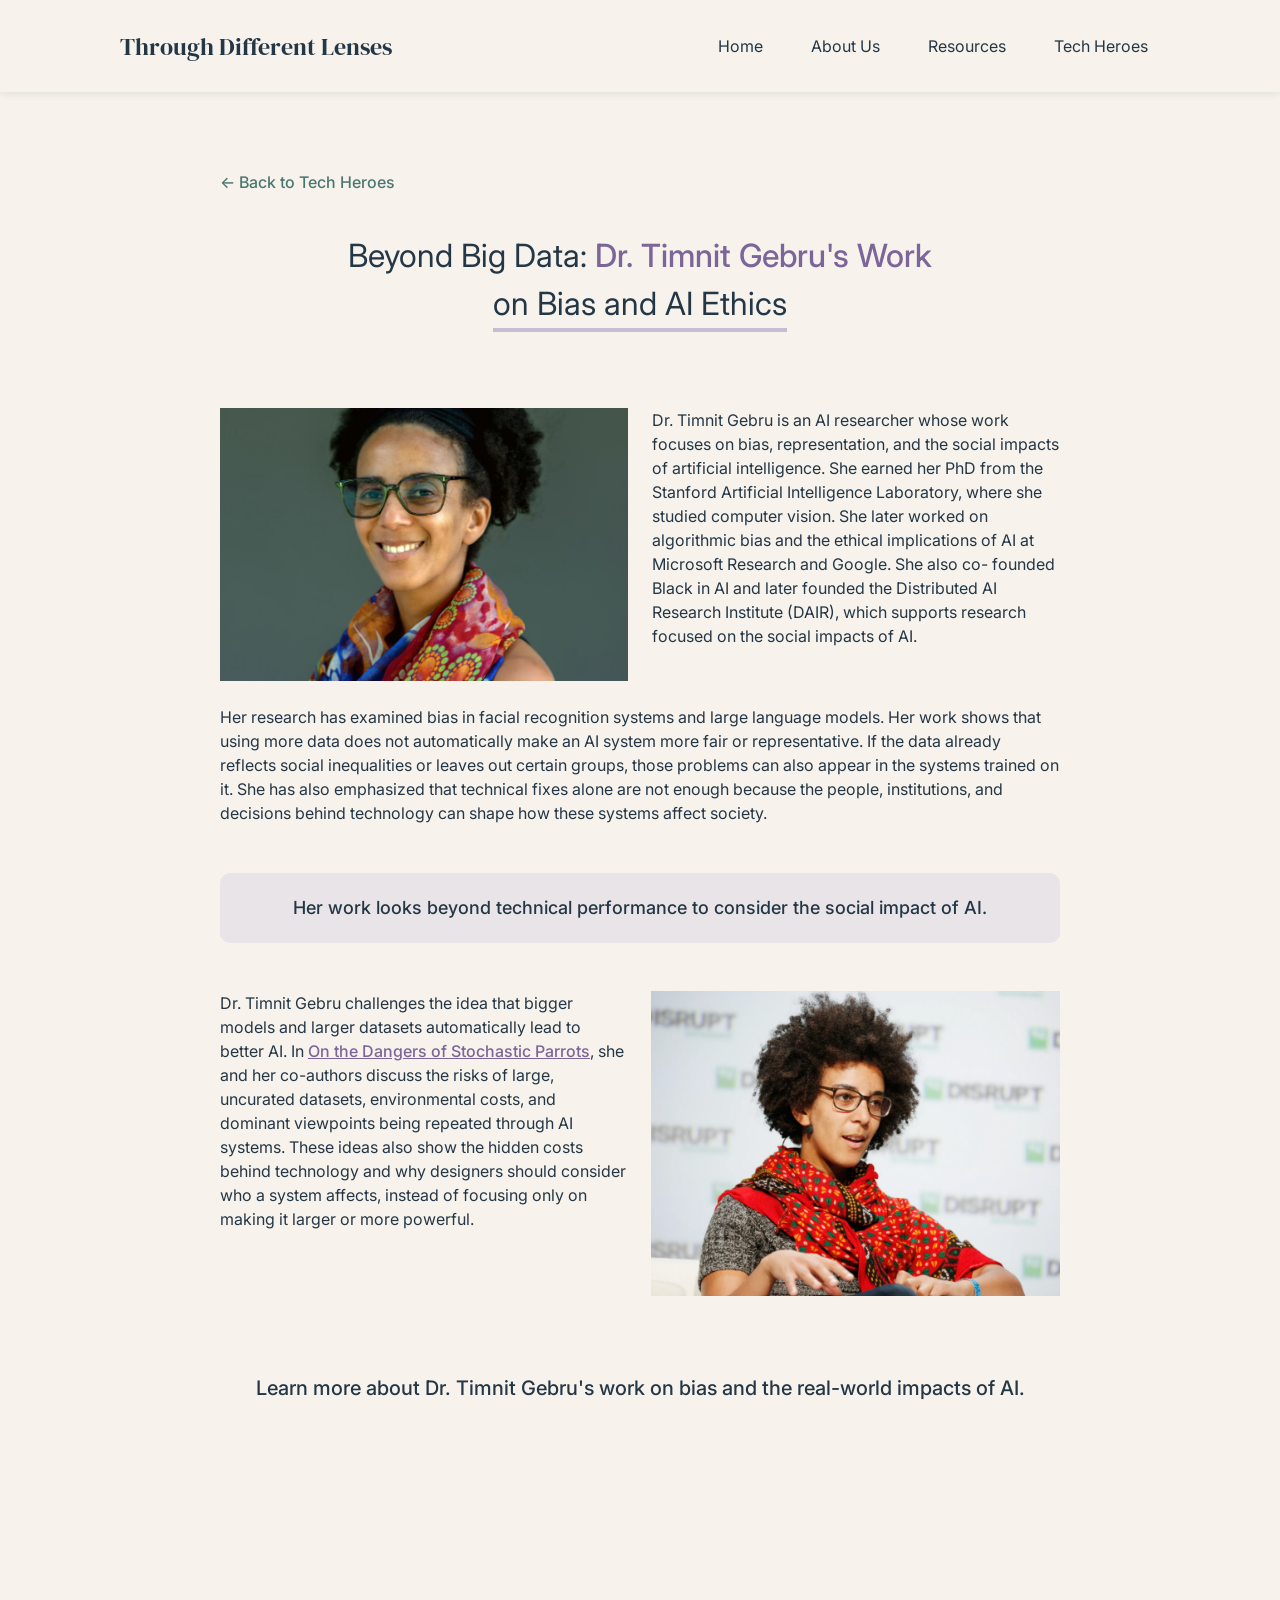
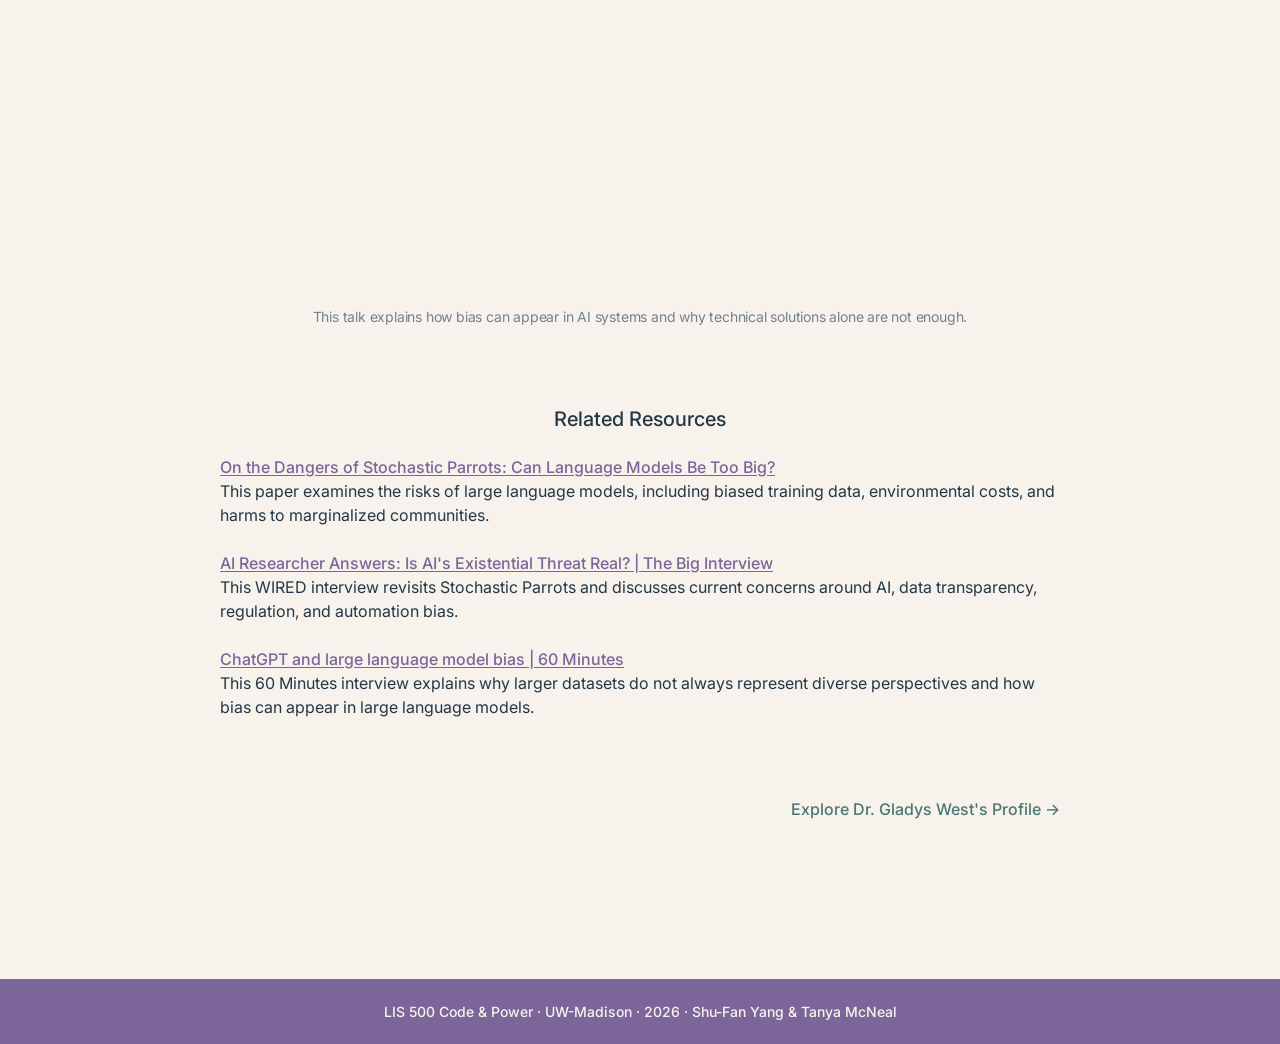
<file: timnit_gebru.html>
<!DOCTYPE html>
<html lang="en">
<head>
    <meta charset="UTF-8">
    <meta name="viewport" content="width=device-width, initial-scale=1.0">
    <title>Dr. Timnit Gebru | Tech Heroes</title>

    <!-- Load Google Fonts before the stylesheet to keep typography consistent on the page. SY -->
    <link rel="preconnect" href="https://fonts.googleapis.com">
    <link rel="preconnect" href="https://fonts.gstatic.com" crossorigin>
    <link href="https://fonts.googleapis.com/css2?family=DM+Serif+Display&family=Inter:ital,opsz,wght@0,14..32,100..900;1,14..32,100..900&display=swap" rel="stylesheet">

    <link rel="stylesheet" href="stylepage.css">
</head>
<body>
    <!-- Shared header used on all pages. The site name and navigation are kept as two separate groups so Flexbox can place them on the left and right sides of the header. SY -->
    <header>
        <a href="index.html" class="site_name">Through Different Lenses</a>
        <nav>
            <a href="index.html" class="nav_tab">Home</a>
            <a href="about_us.html" class="nav_tab">About Us</a>
            <a href="resources.html" class="nav_tab">Resources</a>
            <a href="tech_heroes.html" class="nav_tab">Tech Heroes</a>
        </nav>
    </header>

<!--Dr. Timnit Gebru Tech Hero Page - TM -->
    <main class="tech_hero_page">

    <!--Back to Tech Hero Page - TM -->
        <div class="back-tech-heroes">
            <a href="tech_heroes.html">
                &larr; Back to Tech Heroes
            </a>
    </div> 

            <!--Page Title -TM -->
            <section class="tech_hero_intro">
                <h1>
                    Beyond Big Data: <span> Dr. Timnit Gebru's Work</span><br>
                    <span class="title_second_line">on Bias and AI Ethics</span> 
                </h1>
            </section>
                    
    <!--Introduction -TM --> 
            <section class="hero_section hero_intro_section">

                <img src="images/drtheadshot.png"
                    alt="Dr. Timnit Headshot"
                    class="hero_image hero_present_image"> 

                <p>
                 Dr. Timnit Gebru is an AI researcher whose work 
                    focuses on bias, representation, and the social 
                    impacts of artificial intelligence. She earned her PhD 
                    from the Stanford Artificial Intelligence Laboratory, 
                    where she studied computer vision. She later worked 
                    on algorithmic bias and the ethical implications of AI 
                    at Microsoft Research and Google. She also co-
                    founded Black in AI and later founded the Distributed 
                    AI Research Institute (DAIR), which supports 
                    research focused on the social impacts of AI.
                </p>
            </section>

    <!-- Career and Accomplishments -TM --> 
        <section class="hero_career">

        <p>
            Her research has examined bias in facial recognition systems and large language models. Her work shows 
            that using more data does not automatically make an AI system more fair or representative. If the data already 
            reflects social inequalities or leaves out certain groups, those problems can also appear in the systems 
            trained on it. She has also emphasized that technical fixes alone are not enough because the people, 
            institutions, and decisions behind technology can shape how these systems affect society.
        </p>
        
    </section> 

  <!-- Highlighted Legacy Statement -TM --> 
    <section class="hero_legacy">

        <p>
           Her work looks beyond technical performance to consider the social impact of AI.
        </p>
            
    </section> 

 <!-- Bias and AI Ethics -TM --> 
     <section class="hero_section hero_barriers">

         <p> 
             Dr. Timnit Gebru challenges the idea that bigger 
             models and larger datasets automatically lead to 
             better AI. In 
             <a href="https://dl.acm.org/doi/abs/10.1145/3442188.3445922"
                 target="_blank"
                 rel="noopener noreferrer" class="hero-article-link"> On the Dangers of Stochastic Parrots</a>,
             she and her co-authors discuss the risks of large, 
             uncurated datasets, environmental costs, and 
             dominant viewpoints being repeated through AI 
             systems. These ideas also show the hidden costs 
             behind technology and why designers should 
             consider who a system affects, instead of focusing 
             only on making it larger or more powerful.
        </p> 

        <img src="images/drtspeaker.png" 
            alt="Dr. Timnit Speaking" 
            class="hero_image hero_historical_image"> 

     </section> 

 <!-- Video Section -TM --> 
    <section class="hero_video">

        <h2>
            Learn more about Dr. Timnit Gebru's work on bias and the real-world impacts of AI.
        </h2> 

        <iframe
            class="hero_video_embed" 
            src="https://www.youtube.com/embed/PWCtoVt1CJM" 
            title="Video about Dr. Timnit Gebru" 
            allow="accelerometer; autoplay; clipboard-write; encrypted-media; gyroscope; picture-in-picture; web-share" allowfullscreen> 
        </iframe>

        <p class="video_description">
            This talk explains how bias can appear in AI systems and why technical solutions alone are not enough.
        </p> 
            
    </section> 

<!-- Related Resources -TM --> 
<section class="hero_resources">

    <h2>Related Resources</h2>

    <div class="resource_item">

        <a href="https://dl.acm.org/doi/abs/10.1145/3442188.3445922"
            target="_blank"
            rel="Noopener noreferrer">
            On the Dangers of Stochastic Parrots: Can Language Models Be Too Big?
        </a>

        <p>
            This paper examines the risks of large language models, including biased training data, environmental costs, 
            and harms to marginalized communities.
        </p> 

    </div>
        
    <div class="resource_item">

    <a href="https://youtu.be/UZMexSUYdnw?si=P0ZFqAMOKC5VbweC&t=719"
        target="_blank"
        rel="noopener noreferrer">
        AI Researcher Answers: Is AI's Existential Threat Real? | The Big Interview
    </a>

    <p>
       This WIRED interview revisits Stochastic Parrots and discusses current concerns around AI, data 
        transparency, regulation, and automation bias.
    </p>
    </div>

    <div class="resource_item">

        <a href="https://www.youtube.com/watch?v=kloNp7AAz0U&t=2s"
            target="_blank"
            rel="noopener noreferrer">
            ChatGPT and large language model bias | 60 Minutes
        </a>

        <p>
            This 60 Minutes interview explains why larger datasets do not always represent diverse perspectives and 
            how bias can appear in large language models.
        </P> 
    </div>
        
<!-- Next Profile -TM --> 
        <div class="next-profile">
            <a href="gladys_west.html">
                Explore Dr. Gladys West's Profile &rarr;  
            </a>
        </div>
    
    </section>
                    
</main> 
            
    <!-- Shared footer used on all pages. SY -->
    <footer>
        <p>
            LIS 500 Code & Power · UW-Madison · 2026 · Shu-Fan Yang & Tanya McNeal
        </p>
    </footer>
</body>
</html>
</file>
<file: stylepage.css>
/* Reset default browser spacing so all pages start with a consistent layout. SY */
* {
    box-sizing: border-box; /* Include padding and border in the total width and height. SY */
    margin: 0;
    padding: 0;
}

/* Set the default typography and background color for the site. SY */
body {
    font-family: 'Inter', sans-serif;
    font-weight: 400;
    color: #243746;
    background-color: #F7F3EC;
    min-height: 100vh; /* Make the page fill the browser window. SY */
    display: flex;
    flex-direction: column;
}


/* Header - SY
------------------------*/
/* Use Flexbox so the site name and navigation can stay on the left and right sides and remain vertically aligned. SY */
header {
    display: flex;
    justify-content: space-between;
    align-items: center;
    padding: 24px 120px;
    box-shadow: 0px 2px 8px rgba(36, 55, 70, 0.1);
    position: relative;
    z-index: 10; /* Keep the header and its shadow above the page content. SY */
}

/* Set the header link color and remove the default underline. SY */
header a {
    color: #243746;
    text-decoration: none;
}

.site_name {
    font-family: 'DM Serif Display', serif;
    font-size: 24px;
}

/* Keep tabs in one row with equal spacing and add padding to make each tab easier to click. SY */
nav {
    display: flex;
    gap: 24px;
}

.nav_tab {
    font-size: 16px;
    padding: 12px;
}

/* Change the text color on hover to give users a clear visual response. SY */
.nav_tab:hover {
    color: #7C6699;
}

/* Highlight the current page in the navigation so users can see where they are. SY */
.active_tab {
    color: #7C6699;
}


/* Home - SY
------------------------*/
.home {
    display: flex;
    align-items: center;
    overflow: hidden;
    position: relative; /* Use a relative container so the banner can be positioned. SY */
    flex: 1; /* Make the home section fill the remaining space between the header and footer. SY */
}

.home_intro {
    padding: 72px 0 200px 120px;
}

.home_title {
    font-family: 'DM Serif Display', serif;
    font-size: 64px;
    font-weight: 400;
    color: #7C6699;
    margin-bottom: 20px;
}

.home_subtitle {
    font-size: 32px;
    font-weight: 400;
    margin-bottom: 32px;
}

.home_description {
    font-size: 18px;
    line-height: 1.5;
    border-left: 4px solid rgba(153, 133, 185, 0.5);
    padding: 8px 0 8px 16px;
    margin-bottom: 96px;
}

.home_cta {
    width: 320px;
    font-size: 16px;
    line-height: 1.5;
    padding: 0 20px;
    margin-bottom: 12px;
    color: #4B7772;
}

/* Use Flexbox to keep the button text and arrow aligned in one row. SY */
.home_button {
    display: flex;
    align-items: center;
    justify-content: center;
    gap: 12px;
    width: 320px;
    font-size: 18px;
    font-weight: 500;
    color: #F7F3EC;
    background-color: #4B7772;
    padding: 16px 20px;
    border-radius: 50px;
    text-decoration: none;
}

.home_button:hover {
    background-color: #598E88;
}

.home_button img {
    width: 24px;
}

.home_banner {
    position: absolute;
    left: 640px;
    top: 0;
    z-index: -1; /* Keep the banner behind the text. SY */
    height: 110%; /* Make the banner fill the space. SY */
    width: auto;
}


/* Resources - SY
----------------------- */
/* Keep the content centered with consistent spacing between each part. SY */
.resources {
    max-width: 1200px;
    margin: 0 auto;
    display: flex;
    flex-direction: column;
    align-items: center;
    gap: 80px;
    padding: 80px 120px 160px;
}

.resources_intro {
    text-align: center;
}

.resources_title {
    font-size: 32px;
    font-weight: 400;
    display: inline-block; /* Allow the underline to be the same width as the text. SY */
}

.resources_title::after {
    content: "";
    display: block;
    width: 100%;
    height: 4px;
    background-color: rgba(153, 133, 185, 0.5);
    margin-top: 4px;
}

.resources_description {
    font-size: 18px;
    line-height: 1.5;
    margin-top: 36px;
}

.resources_definition {
    display: flex;
    flex-direction: column;
    gap: 24px;
}

/* Use Flexbox to keep each definition title in a fixed left column and the explanation on the right. SY */
.definition_card {
    display: flex;
    gap: 24px;
    position: relative;
    padding-bottom: 24px;
}

/* Add a divider between each definition. SY */
.definition_card::after {
    content: "";
    width: 100%;
    height: 2px;
    background-color: rgba(36, 55, 70, 0.1);
    position: absolute;
    left: 0;
    bottom: 0;
}

/* Remove the divider after the last definition. SY */
.definition_card:last-child::after {
  display: none;
}

.definition_title {
    width: 164px;
    font-size: 20px;
    font-weight: 500;
    flex-shrink: 0;
}

.definition_content {
    font-size: 16px;
    line-height: 1.5;
    display: flex;
    flex-direction: column;
    gap: 20px;
}

.definition_content a,
.related_list a {
    color: #7C6699;
    font-weight: 500;
}

.definition_content a:hover,
.related_list a:hover {
    color: #243746;
}

.reflection_title,
.question_title,
.related_title {
    font-size: 20px;
    font-weight: 500;
    text-align: center;
}

/* Use a light background to emphasize our reflections. SY */
.reflection_content {
    font-size: 16px;
    line-height: 1.5;
    padding: 24px 48px;
    margin-top: 20px;
    background-color: rgba(153, 133, 185, 0.15);
    border-radius: 10px;
}

.resources_question,
.resources_related {
    width: 100%;
    padding: 0 48px;
}

.question_content {
    display: flex;
    align-items: center;
    gap: 24px;
    margin-top: 20px;
}

.question_content img {
    width: 100px;
    height: 100px;
}

.question_list {
    font-size: 16px;
    line-height: 2;
    list-style-position: inside; /* Keep the list numbers inside the list area to prevent them from overlapping with the image. SY */
}

.related_list {
    font-size: 16px;
    line-height: 1.5;
    margin-top: 24px;
    display: flex;
    flex-direction: column;
    gap: 24px;
    list-style: none;
}

/* Tech Heroes Overview - SY
----------------------- */
.tech_heroes_overview {
    max-width: 1200px;
    margin: 0 auto;
    display: flex;
    flex-direction: column;
    align-items: center;
    gap: 80px;
    padding: 80px 120px 160px;
    flex: 1;
}

.heroes_overview_intro {
    text-align: center;
}

.heroes_overview_title {
    font-size: 32px;
    font-weight: 400;
    display: inline-block; /* Allow the underline to be the same width as the text. SY */
}

.heroes_overview_title::after {
    content: "";
    display: block;
    width: 100%;
    height: 4px;
    background-color: rgba(153, 133, 185, 0.5);
    margin-top: 4px;
}

.heroes_overview_description {
    font-size: 18px;
    line-height: 1.5;
    margin-top: 36px;
}

/* Place the two cards side by side. SY */
.heroes_overview_cards {
    display: flex;
    gap: 40px;
}

.hero_card {
    width: 50%;
    aspect-ratio: 560 / 620;
    border-radius: 10px;
    box-shadow: 0 2px 8px rgba(36, 55, 70, 0.15);
    text-decoration: none;
    color: #243746;
}

/* Change the shadow color on hover to show that the card is clickable. SY */
.hero_card:hover {
    box-shadow: 0 2px 12px rgba(153, 133, 185, 0.5);
}

/* Use the same image ratio for both cards and crop the extra area so the images do not stretch. SY */
.hero_card_picture {
    width: 100%;
    aspect-ratio: 3 / 2;
    border-radius: 10px 10px 0 0;
    overflow: hidden;
}

.hero_card_picture img {
    width: 100%;
    height: 100%;
    object-fit: cover;
}

.hero_card_name {
    font-size: 24px;
    font-weight: 400;
    margin-top: 24px;
    padding: 0 32px;
}

.hero_card_role {
    display: inline-block;
    font-size: 16px;
    font-weight: 500;
    margin-top: 8px;
    color: #7C6699;
    padding: 0 32px;
}

.hero_card_description {
    font-size: 16px;
    line-height: 1.5;
    margin: 24px 0 32px;
    padding: 0 32px;
    /* Use the first paragraph from each profile as a preview and limit it to 4 lines so both cards stay the same height. SY */
    display: -webkit-box;
    -webkit-box-orient: vertical;
    -webkit-line-clamp: 4;
    line-clamp: 4;
    overflow: hidden;
}



/* Footer - SY
------------------------*/
footer {
    font-weight: 500;
    font-size: 14px;
    text-align: center;
    color: #F7F3EC;
    background-color: #7C6699;
    padding: 24px 120px;
}


/* About Us - TM
------------------------*/

/*Main About Us Page - TM*/
.about_page{
    max-width: 1200px;
    margin: 0 auto;
    flex: 1;
    padding: 80px 120px 160px;
}

/*About Us introduction. - TM*/
.about_intro {
    text-align: center;
    margin-bottom: 80px;
}

.about_intro h1 {
    display: inline-block;
    font-family:"Inter", sans-serif;
    font-size: 32px;
    font-weight: 400;
    color: #243746;
}

/*Purple underline beneath the About Us heading. - TM*/
.about_intro h1::after {
    content: "";
    display: block;
    width: 142px;
    height: 4px;
    background-color: rgba(153, 133, 185, 0.5);
    margin-top: 4px;
}

/*Introductory description. - TM*/
.about_intro p {
    width: 600px;
    margin: 36px auto 0;

    font-family: 'Inter', sans-serif;
    font-size: 18px;
    font-weight: 400;
    line-height: 1.5;

    color: #243746;
    text-align: center; 
} 

/*Profile cards - TM*/
.profile_container { 
    display: flex;
    gap: 40px;
}

/*Colored lines at the top of each profile card. - TM*/
.profile_card::before {
    content: "";
    position: absolute; 
    top: 0;
    left: 32px;
    right: 32px;
    height: 3px;
}

.shu_profile::before {
    background-color: rgba(201, 111, 91, 0.2);
}

.tanya_profile::before {
    background-color: rgba(79, 127, 121, 0.2);
}

/* Indiviual profile cards. - TM*/
.profile_card {
    width: 50%;
    aspect-ratio: 560 / 360; /* Keep the card proportional to prevent overflow on narrower screens. SY */

    position: relative;

    padding: 20px 32px 32px;

    background-color: #F7F3EC;
    border-radius: 10px;
    
    box-shadow: 0 2px 8px rgba(36, 55, 70, 0.15);
}

/* profile image and title - TM*/
.profile_header { 
    display: flex;
    align-items: center; 
    
    gap: 12px; 
    margin-bottom: 26px;
}

/*Profile picture. - TM*/
.profile_image {
    width: 86px; 
    height: 86px; 
    border-radius: 50%; 
    object-fit: cover;  
    object-position: center;
    flex-shrink: 0;
}

/*Profile names. - TM*/
.profile_title h2 {
    font-family: 'Inter', sans-serif;
    
    font-size: 24px;
    font-weight: 400;
    line-height: 1.3;

    color: #243746;
    margin: 0 0 4px;
}

/*Intrest text. - TM*/
.shu_interests,
.tanya_interests {
    font-family: 'Inter', sans-serif;
    
    font-size: 14px;
    font-weight: 500;
    line-height: 1.3;
    margin: 0;
    }

/*Shu-Fan interest color. - TM*/
.shu_interests {
    color: #B4523C;
}

/*Tanya interest color. - TM*/
.tanya_interests {
    color: #4B7772;
}

/* Biography text. - TM*/
    .profile_bio {
        font-family: 'Inter', sans-serif;
        
        font-size: 16px;
        font-weight: 400;
        line-height: 1.5;

        color: #243746;

        margin:0;
    }

/* Dr. Gladys West - Tech Hero Page - TM
----------------------------------------*/

/* Main page containter - TM*/
.tech_hero_page {
    flex: 1;
    width: 840px;
    margin: 0 auto; 
    padding: 80px 0 160px;
    color: #243746;
}

/* Page Title - TM*/
.tech_hero_intro {
    width: 100%;
    text-align: center; 
    margin-bottom: 80px; 
}

.tech_hero_intro h1 {
    width: 833px;
    margin: 0 auto; 
    font-family: "Inter", sans-serif; 
    font-size: 32px; 
    font-weight: 400;
    line-height: 1.5;
    letter-spacing: 0;
    text-align: center;
    color: #243746;
}
.tech_hero_intro h1 > span:first-of-type { 
    font-family: "Inter", sans-serif;
    font-size: 32px;
    font-weight: 500; 
    line-height: 1.5;
    letter-spacing: 0;
    color: #7C6699;
}
.title_second_line{
    position: relative;
    display:inline-block;
    font-weight: 400;
    color: #243746;
}
.title_second_line::after {
    content: "";
    position:absolute;
    left: 0;
    right: 0;
    bottom: -4px;
    height: 4px;
    background-color: rgba(153, 133, 185, 0.5);
}
/* Shared two-column section - TM*/
.hero_section {
    width: 840px; 
    display: flex;
    align-items: flex-start;
    gap: 24px;
}

.hero_section p {
    margin: 0;
    font-family: "Inter", sans-serif; 
    font-size: 16px; 
    font-weight: 400;
    line-height: 1.5;
    color: #243746;
}

/*First section - Present-Day Photo and Intro - TM*/
.hero_intro_section{
    margin-bottom: 24px;
}
.hero_present_image {
    width: 408px;
    height: 273px;
    object-fit: cover;
}
.hero_intro_section p {
    width: 409px;
}
/* Career and Accomplishments - TM*/
.hero_career{
    width: 840px;
    margin: 0 0 48px;
}
.hero_career p {
    width: 840px;
    margin: 0;
    font-family: "Inter", sans-serif; 
    font-size: 16px; 
    font-weight: 400;
    line-height: 1.5;
    letter-spacing: 0;
    color: #243746;
} 

/*Legacy Highlight - TM*/ 
.hero_legacy {
    box-sizing: border-box;
    width: 840px;
    margin: 0 0 48px;
    padding: 24px 62px;

    display: flex;
    align-items: center;
    justify-content: center; 

    background-color: #E9E4E7; 
    border-radius: 10px;
}

.hero_legacy p {
    width: 716px;
    margin: 0;
    font-family: "Inter", sans-serif; 
    font-size: 18px; 
    font-weight: 500;
    line-height: 1.2;
    text-align: center;
    color: #243746;
}

/* Race, Gender and Intersectionality - TM*/
.hero_barriers{
    margin-bottom: 80px;
}
.hero_barriers p {
    width: 408px;
}
.hero_historical_image {
    width: 409px;
    height: 305px;
    object-fit: cover;
}

/* Video Section - TM*/
.hero_video {
    width: 840px;
    text-align: center;
}
.hero_video h2 {
    margin: 0 0 24px;
    font-family: "Inter", sans-serif; 
    font-size: 20px; 
    font-weight: 500;
    line-height: 1.2;
    text-align: center;
    color: #243746;
}
.hero_video_embed {
    display: block; 
    box-sizing: border-box;
    width: 840px;
    height: 470px;
    margin: 0;
    border: 0;
}
.video_description{
    width: 768px;
    margin: 12px auto 0;
    font-family: "Inter", sans-serif; 
    font-size: 14px; 
    font-weight: 400;
    line-height: 1.5;
    letter-spacing: -0.2px;
    text-align: center;
    color: #73818D;
    white-space: nowrap;
}

/*Related Resources - TM*/
.hero_resources {
    width: 840px;
    margin-top: 80px;
    text-align: left;
}

.hero_resources h2 {
    display: block;
    width: fit-content;
    margin: 0 auto 24px;
    font-family: "Inter", sans-serif; 
    font-size: 20px; 
    font-weight: 500;
    line-height: 1.2;
    text-align: center;
    color: #243746;
}

/*Remove the purple underline - TM*/
.hero_resources h2::after {
   display: none;
}   

/* Individual resources - TM*/
.resource_item {
    width: 840px;
    margin: 0 auto 24px;
    text-align: left;
}
.resource_item a {
    font-family: "Inter", sans-serif; 
    font-size: 16px; 
    font-weight: 500;
    line-height: 1.5;
    color: #7C6699;
    text-decoration: underline;
    text-underline-offset: 2px;
}
.resource_item a:hover {
    color: #243746;
}
.resource_item p {
    margin: 0;
    font-family: "Inter", sans-serif; 
    font-size: 16px; 
    font-weight: 400;
    line-height: 1.5;
    text-align: left;
    color: #243746;
}
/* Timnit Article Link TM*/
.hero-article-link,
.hero-article-link:visited {
    color: #7C6699;
    font-weight: 500;
}
.hero-article-link:hover {
    color: #243746;
}
/* Next Tech Hero Profile TM */
.next-profile {
    background-color: transparent; 
    margin-top: 80px;
    text-align: right; 
}
.next-profile a {
      color: #4B7772;
      font-family: 'Inter', sans-serif;
      font-size: 16px;
      font-weight: 500;
      text-decoration: none;
}
.next-profile a:hover {
    text-decoration: underline;
}
/* Back to Tech Hero Profile TM */
.back-tech-heroes {
    margin: 0 0 40px;
    text-align: left; 
}
.back-tech-heroes a, 
.back-tech-heroes a:visited {
    color: #4B7772;
      font-family: 'Inter', sans-serif;
      font-size: 16px;
      font-weight: 500;
      text-decoration: none;
} 
.back-tech-heroes a:hover {
    text-decoration: underline;
}
</file>
